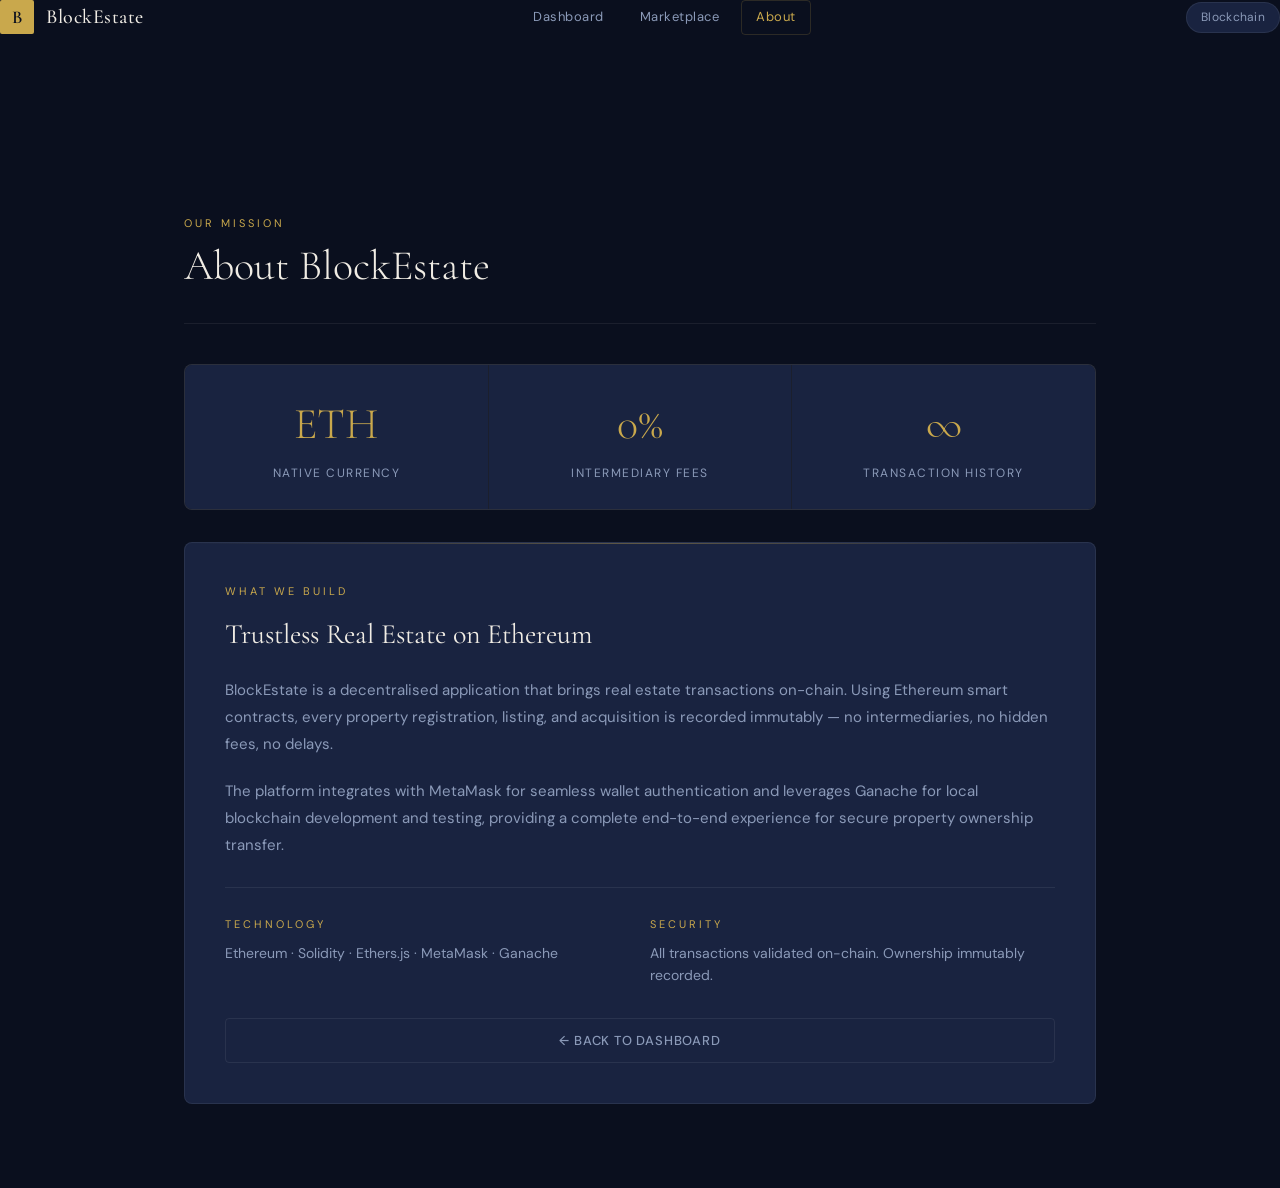
<file: about.html>
<!DOCTYPE html>
<html lang="en">
<head>
  <meta charset="UTF-8" />
  <meta name="viewport" content="width=device-width, initial-scale=1.0" />
  <title>About — BlockEstate</title>
  <link rel="stylesheet" href="style.css" />
</head>
<body>

  <nav class="topnav">
    <a href="index.html" class="topnav-brand">
      <div class="brand-icon">B</div>
      <span class="brand-name">BlockEstate</span>
    </a>
    <div class="topnav-links">
      <a href="dashboard.html">Dashboard</a>
      <a href="marketplace.html">Marketplace</a>
      <a href="about.html" class="active">About</a>
    </div>
    <div class="topnav-wallet">
      <span class="wallet-badge">Blockchain</span>
    </div>
  </nav>

  <div class="page">
    <div class="container">
      <div class="page-header animate-in">
        <p class="section-label">Our Mission</p>
        <h1 class="section-title" style="margin-bottom:0;">About BlockEstate</h1>
      </div>

      <!-- Stats -->
      <div class="stat-grid animate-in">
        <div class="about-stat">
          <span class="stat-num">ETH</span>
          <span class="stat-label">Native Currency</span>
        </div>
        <div class="about-stat">
          <span class="stat-num">0%</span>
          <span class="stat-label">Intermediary Fees</span>
        </div>
        <div class="about-stat">
          <span class="stat-num">∞</span>
          <span class="stat-label">Transaction History</span>
        </div>
      </div>

      <!-- Content -->
      <div class="card animate-in">
        <p class="section-label">What We Build</p>
        <h2 class="card-title">Trustless Real Estate on Ethereum</h2>
        <p style="color:var(--text-muted); font-size:15px; line-height:1.8; margin-bottom:20px;">
          BlockEstate is a decentralised application that brings real estate transactions on-chain. 
          Using Ethereum smart contracts, every property registration, listing, and acquisition is 
          recorded immutably — no intermediaries, no hidden fees, no delays.
        </p>
        <p style="color:var(--text-muted); font-size:15px; line-height:1.8;">
          The platform integrates with MetaMask for seamless wallet authentication and leverages 
          Ganache for local blockchain development and testing, providing a complete end-to-end 
          experience for secure property ownership transfer.
        </p>

        <hr class="divider">

        <div style="display:grid; grid-template-columns:1fr 1fr; gap:20px;">
          <div>
            <p class="section-label" style="margin-bottom:8px;">Technology</p>
            <p style="font-size:14px; color:var(--text-muted);">Ethereum · Solidity · Ethers.js · MetaMask · Ganache</p>
          </div>
          <div>
            <p class="section-label" style="margin-bottom:8px;">Security</p>
            <p style="font-size:14px; color:var(--text-muted);">All transactions validated on-chain. Ownership immutably recorded.</p>
          </div>
        </div>

        <button onclick="goToPage('dashboard.html')" class="btn-ghost" style="margin-top:32px;">← Back to Dashboard</button>
      </div>

    </div>
  </div>

  <script src="app.js"></script>
</body>
</html>
</file>
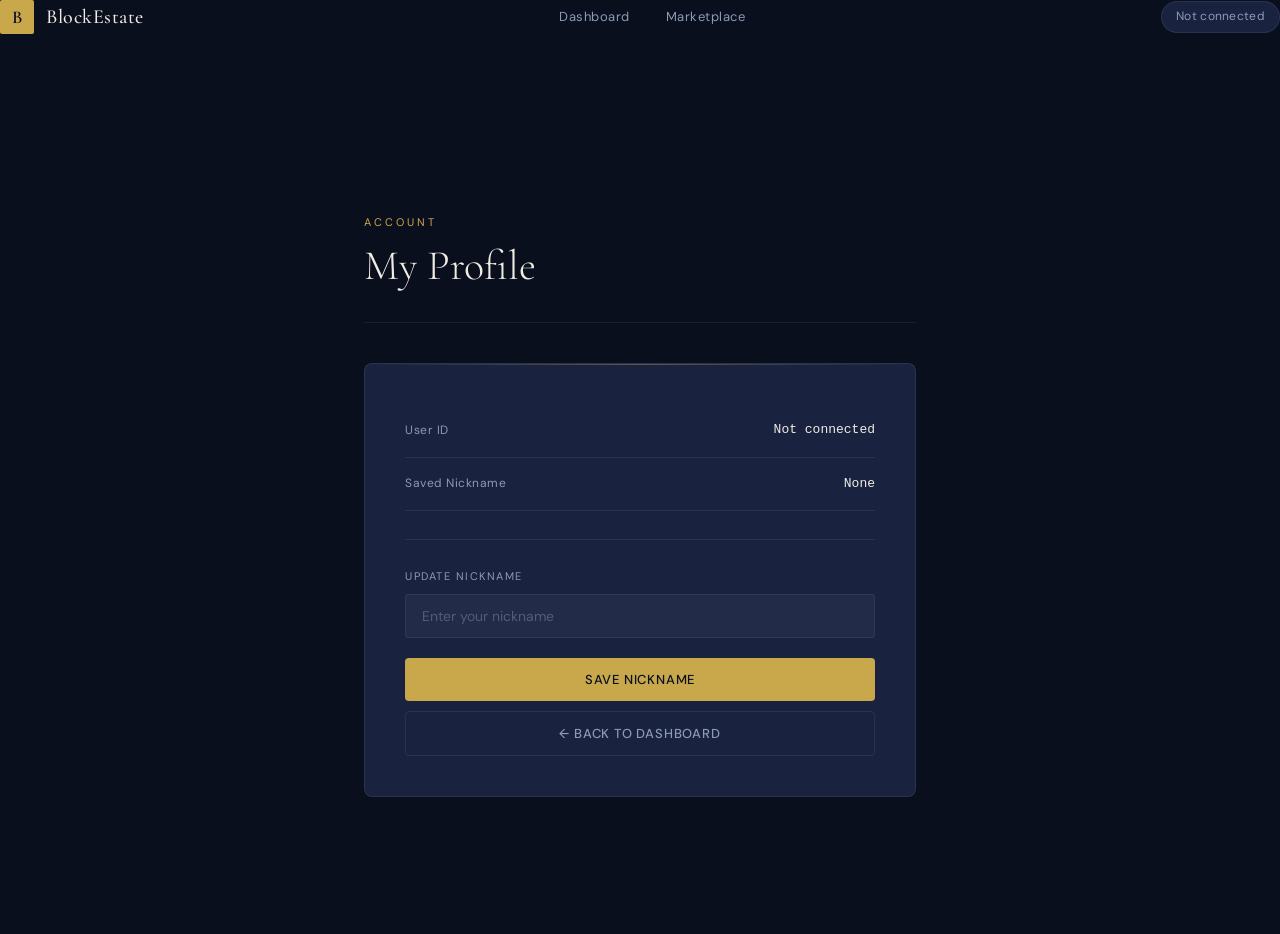
<file: profile.html>
<!DOCTYPE html>
<html lang="en">
<head>
  <meta charset="UTF-8" />
  <meta name="viewport" content="width=device-width, initial-scale=1.0" />
  <title>My Profile — BlockEstate</title>
  <link rel="stylesheet" href="style.css" />
</head>
<body>

  <nav class="topnav">
    <a href="index.html" class="topnav-brand">
      <div class="brand-icon">B</div>
      <span class="brand-name">BlockEstate</span>
    </a>
    <div class="topnav-links">
      <a href="dashboard.html">Dashboard</a>
      <a href="marketplace.html">Marketplace</a>
    </div>
    <div class="topnav-wallet">
      <span class="wallet-badge" id="walletAddressNav">Not connected</span>
    </div>
  </nav>

  <div class="page">
    <div class="container-sm">
      <div class="page-header animate-in">
        <p class="section-label">Account</p>
        <h1 class="section-title" style="margin-bottom:0;">My Profile</h1>
      </div>

      <div class="card animate-in">
        <div class="profile-row">
          <span class="row-label">User ID</span>
          <span class="row-value" id="userId">Not connected</span>
        </div>
        <div class="profile-row">
          <span class="row-label">Saved Nickname</span>
          <span class="row-value" id="savedNickname">None</span>
        </div>

        <hr class="divider">

        <div class="field">
          <label for="nickname">Update Nickname</label>
          <input type="text" id="nickname" placeholder="Enter your nickname" />
        </div>
        <button id="saveNicknameBtn" class="btn-primary" style="margin-top:20px;">Save Nickname</button>
        <button onclick="goToPage('dashboard.html')" class="btn-ghost">← Back to Dashboard</button>
      </div>
    </div>
  </div>

  <script src="app.js"></script>
</body>
</html>
</file>
<file: style.css>
@import url('https://fonts.googleapis.com/css2?family=Cormorant+Garamond:wght@300;400;500;600&family=DM+Sans:wght@300;400;500&display=swap');

*, *::before, *::after { box-sizing: border-box; margin: 0; padding: 0; }

:root {
  --navy:       #0a0f1e;
  --navy-mid:   #0d1526;
  --navy-light: #131f35;
  --surface:    #192340;
  --surface-2:  #1e2a4a;
  --gold:       #c9a84c;
  --gold-light: #e8c97a;
  --gold-dim:   rgba(201,168,76,0.15);
  --text-primary: #f0ece4;
  --text-muted:   #8b9ab8;
  --text-dim:     #4f5e7a;
  --border:       rgba(201,168,76,0.18);
  --border-soft:  rgba(255,255,255,0.07);
  --red:    #e05252;
  --blue:   #5b8dee;
  --green:  #3ecf8e;
  --radius: 4px;
  --radius-lg: 8px;
  --shadow: 0 8px 40px rgba(0,0,0,0.5);
  --transition: 0.22s ease;
}

body {
  font-family: 'DM Sans', sans-serif;
  background: var(--navy);
  color: var(--text-primary);
  min-height: 100vh;
  line-height: 1.6;
}

/* ─── TOP NAV ─── */
.topnav {
  display: flex;
  align-items: center;
  justify-content: space-between;
}

.topnav-brand {
  display: flex;
  align-items: center;
  gap: 12px;
  text-decoration: none;
}

.topnav-brand .brand-icon {
  width: 34px; height: 34px;
  background: var(--gold);
  border-radius: 2px;
  display: flex; align-items: center; justify-content: center;
  font-family: 'Cormorant Garamond', serif;
  font-size: 18px; font-weight: 600;
  color: var(--navy);
  letter-spacing: -0.5px;
}

.topnav-brand .brand-name {
  font-family: 'Cormorant Garamond', serif;
  font-size: 20px;
  font-weight: 500;
  color: var(--text-primary);
  letter-spacing: 0.5px;
}

.topnav-links {
  display: flex;
  align-items: center;
  gap: 8px;
}

.topnav-links a {
  color: var(--text-muted);
  text-decoration: none;
  font-size: 13px;
  font-weight: 400;
  letter-spacing: 0.5px;
  padding: 6px 14px;
  border-radius: var(--radius);
  transition: color var(--transition);
}

.topnav-links a:hover { color: var(--text-primary); }

.topnav-links a.active {
  color: var(--gold);
  border: 1px solid var(--border);
}

.topnav-wallet {
  display: flex;
  align-items: center;
  gap: 10px;
}

.topnav-left {
  display: flex;
  align-items: center;
  gap: 12px;
}

.wallet-badge {
  font-size: 12px;
  color: var(--text-muted);
  background: var(--surface);
  border: 1px solid var(--border-soft);
  border-radius: 20px;
  padding: 5px 14px;
  font-family: 'DM Sans', monospace;
  letter-spacing: 0.3px;
}

/* ─── SIDE MENU (kept for dashboard) ─── */
.hamburger-btn {
  display: flex;
  align-items: center;
  justify-content: center;

  background: transparent;
  border: 1px solid var(--border-soft);
  color: var(--text-primary);

  width: 36px;
  height: 36px;
  border-radius: var(--radius);
  font-size: 18px;
  cursor: pointer;

  padding: 0;
}

.hamburger-btn:hover { border-color: var(--gold); }

.side-menu {
  position: fixed;
  top: 0; left: -280px;
  width: 260px; height: 100%;
  background: var(--navy-mid);
  border-right: 1px solid var(--border);
  padding: 100px 28px 28px;
  transition: left 0.3s ease;
  z-index: 1050;
}

.side-menu.open { left: 0; }

.side-menu a {
  display: block;
  color: var(--text-muted);
  text-decoration: none;
  font-size: 14px;
  letter-spacing: 0.5px;
  padding: 12px 0;
  border-bottom: 1px solid var(--border-soft);
  transition: color var(--transition);
}

.side-menu a:hover { color: var(--gold); }

.close-btn {
  position: absolute; top: 20px; right: 20px;
  background: transparent; border: none;
  color: var(--text-muted); font-size: 22px;
  cursor: pointer; width: auto; padding: 4px 8px;
  transition: color var(--transition);
}

.close-btn:hover { color: var(--text-primary); }

.overlay {
  position: fixed; inset: 0;
  background: rgba(0,0,0,0.6);
  display: none; z-index: 1000;
}

.overlay.show { display: block; }

/* ─── PAGE WRAPPER ─── */
.page {
  padding-top: 68px;
  min-height: 100vh;
}

/* ─── HERO (index) ─── */
.hero {
  display: flex;
  flex-direction: column;
  align-items: center;
  justify-content: center;
  text-align: center;
  min-height: calc(100vh - 68px);
  padding: 60px 24px;
  position: relative;
  overflow: hidden;
}

.hero::before {
  content: '';
  position: absolute;
  top: -200px; left: 50%;
  transform: translateX(-50%);
  width: 700px; height: 700px;
  background: radial-gradient(ellipse at center, rgba(201,168,76,0.06) 0%, transparent 70%);
  pointer-events: none;
}

.hero-eyebrow {
  font-size: 11px;
  letter-spacing: 3px;
  text-transform: uppercase;
  color: var(--gold);
  margin-bottom: 24px;
}

.hero-title {
  font-family: 'Cormorant Garamond', serif;
  font-size: clamp(42px, 6vw, 72px);
  font-weight: 300;
  line-height: 1.1;
  color: var(--text-primary);
  margin-bottom: 24px;
  max-width: 700px;
}

.hero-title em {
  font-style: italic;
  color: var(--gold-light);
}

.hero-subtitle {
  font-size: 15px;
  color: var(--text-muted);
  max-width: 460px;
  margin-bottom: 48px;
  line-height: 1.7;
}

.hero-actions {
  display: flex;
  gap: 16px;
  align-items: center;
  flex-wrap: wrap;
  justify-content: center;
}

/* ─── CONTAINER ─── */
.container {
  max-width: 960px;
  margin: 0 auto;
  padding: 60px 24px;
}

.container-sm {
  max-width: 600px;
  margin: 0 auto;
  padding: 60px 24px;
}

/* ─── SECTION HEADER ─── */
.section-label {
  font-size: 11px;
  letter-spacing: 3px;
  text-transform: uppercase;
  color: var(--gold);
  margin-bottom: 12px;
}

.section-title {
  font-family: 'Cormorant Garamond', serif;
  font-size: clamp(28px, 4vw, 42px);
  font-weight: 300;
  color: var(--text-primary);
  margin-bottom: 40px;
  line-height: 1.15;
}

/* ─── CARD ─── */
.card {
  background: var(--surface);
  border: 1px solid var(--border-soft);
  border-radius: var(--radius-lg);
  padding: 40px;
  margin-bottom: 24px;
  position: relative;
  overflow: hidden;
}

.card::before {
  content: '';
  position: absolute;
  top: 0; left: 0; right: 0;
  height: 1px;
  background: linear-gradient(90deg, transparent, var(--gold), transparent);
  opacity: 0.4;
}

.card-title {
  font-family: 'Cormorant Garamond', serif;
  font-size: 28px;
  font-weight: 400;
  margin-bottom: 20px;
  color: var(--text-primary);
}

/* ─── BUTTONS ─── */
button, .btn {
  display: inline-flex;
  align-items: center;
  justify-content: center;
  gap: 8px;
  font-family: 'DM Sans', sans-serif;
  font-size: 13px;
  font-weight: 500;
  letter-spacing: 0.8px;
  text-transform: uppercase;
  cursor: pointer;
  border: none;
  border-radius: var(--radius);
  transition: all var(--transition);
  padding: 13px 28px;
  text-decoration: none;
}

.btn-primary {
  background: var(--gold);
  color: var(--navy);
  width: 100%;
  margin-top: 12px;
}

.btn-primary:hover {
  background: var(--gold-light);
  transform: translateY(-1px);
}

.btn-ghost {
  background: transparent;
  color: var(--text-muted);
  border: 1px solid var(--border-soft);
  width: 100%;
  margin-top: 10px;
}

.btn-ghost:hover {
  border-color: var(--border);
  color: var(--text-primary);
}

.btn-danger {
  background: rgba(224,82,82,0.12);
  color: var(--red);
  border: 1px solid rgba(224,82,82,0.25);
  width: 100%;
  margin-top: 8px;
}

.btn-danger:hover { background: rgba(224,82,82,0.22); }

.btn-blue {
  background: rgba(91,141,238,0.12);
  color: var(--blue);
  border: 1px solid rgba(91,141,238,0.25);
  width: 100%;
  margin-top: 8px;
}

.btn-blue:hover { background: rgba(91,141,238,0.22); }

button:active { transform: scale(0.98); }

/* ─── INPUTS ─── */
.field {
  margin-top: 20px;
}

.field label {
  display: block;
  font-size: 11px;
  letter-spacing: 1.5px;
  text-transform: uppercase;
  color: var(--text-muted);
  margin-bottom: 8px;
}

input[type="text"],
input[type="number"],
input[type="email"],
input[type="password"],
textarea {
  width: 100%;
  background: rgba(255,255,255,0.04);
  border: 1px solid var(--border-soft);
  border-radius: var(--radius);
  color: var(--text-primary);
  font-family: 'DM Sans', sans-serif;
  font-size: 14px;
  padding: 12px 16px;
  outline: none;
  transition: border-color var(--transition);
  margin-top: 0;
}

input::placeholder { color: var(--text-dim); }

input:focus, textarea:focus {
  border-color: var(--gold);
  background: rgba(201,168,76,0.04);
}

/* ─── STATUS ─── */
.status-message {
  margin-top: 16px;
  padding: 12px 16px;
  border-radius: var(--radius);
  font-size: 13px;
  text-align: center;
  min-height: 0;
}

.status-success {
  background: rgba(62,207,142,0.1);
  border: 1px solid rgba(62,207,142,0.25);
  color: #6de0b0;
}

.status-error {
  background: rgba(224,82,82,0.1);
  border: 1px solid rgba(224,82,82,0.25);
  color: #f09090;
}

.status-info {
  background: rgba(91,141,238,0.1);
  border: 1px solid rgba(91,141,238,0.25);
  color: #8bb0f5;
}

/* ─── WALLET STRIP ─── */
#walletAddress {
  font-size: 12px;
  color: var(--text-muted);
  text-align: center;
  margin-top: 0;
  margin-bottom: 20px;
  font-family: monospace;
  letter-spacing: 0.3px;
}

/* ─── DASHBOARD ─── */
.dashboard-container {
  max-width: 1060px;
  margin: 0 auto;
  padding: 40px 24px 60px;
  display: grid;
  gap: 24px;
  grid-template-columns: 1fr 1fr;
  grid-template-rows: auto;
}

.box {
  background: var(--surface);
  border: 1px solid var(--border-soft);
  border-radius: var(--radius-lg);
  padding: 36px;
  position: relative;
  overflow: hidden;
}

.box::before {
  content: '';
  position: absolute; top: 0; left: 0; right: 0;
  height: 1px;
  background: linear-gradient(90deg, transparent, var(--gold), transparent);
  opacity: 0.35;
}

.greeting-box {
  grid-column: 1 / -1;
  background: var(--surface);
  border-color: var(--border);
}

.greeting-box h1 {
  font-family: 'Cormorant Garamond', serif;
  font-size: 36px;
  font-weight: 300;
  margin-bottom: 10px;
}

.description {
  color: var(--text-muted);
  font-size: 14px;
  max-width: 560px;
  margin-bottom: 16px;
}

.actions-box { grid-column: 1 / 2; }
.properties-box { grid-column: 2 / 3; }

.box h2 {
  font-family: 'Cormorant Garamond', serif;
  font-size: 22px;
  font-weight: 400;
  margin-bottom: 20px;
  color: var(--text-primary);
}

.box h1 {
  font-family: 'Cormorant Garamond', serif;
  font-size: 22px;
  font-weight: 400;
  margin-bottom: 20px;
  color: var(--text-primary);
}

/* ─── ACTION BUTTONS (dashboard) ─── */
.action-grid {
  display: grid;
  grid-template-columns: 1fr 1fr;
  gap: 10px;
  margin-top: 4px;
}

.action-btn {
  display: flex;
  flex-direction: column;
  align-items: flex-start;
  gap: 4px;
  background: rgba(255,255,255,0.03);
  border: 1px solid var(--border-soft);
  border-radius: var(--radius);
  padding: 16px 18px;
  cursor: pointer;
  transition: all var(--transition);
  text-align: left;
  width: 100%;
  color: var(--text-primary);
  font-family: 'DM Sans', sans-serif;
  font-size: 13px;
  font-weight: 500;
  letter-spacing: 0.3px;
  margin-top: 0;
}

.action-btn .action-icon {
  font-size: 18px;
  margin-bottom: 4px;
}

.action-btn:hover {
  border-color: var(--gold);
  background: var(--gold-dim);
  transform: translateY(-2px);
}

.back-actions {
  display: flex;
  gap: 10px;
  margin-bottom: 16px;
}

.back-actions button {
  flex: 1;
  padding: 10px;
  font-size: 12px;
}

/* ─── PROPERTY CARDS ─── */
.property-list { margin-top: 16px; }

.property-card {
  background: rgba(255,255,255,0.03);
  border: 1px solid var(--border-soft);
  border-radius: var(--radius);
  padding: 18px 20px;
  margin-top: 12px;
  transition: border-color var(--transition);
}

.property-card:hover { border-color: var(--border); }

.property-card p {
  font-size: 13px;
  color: var(--text-muted);
  margin-bottom: 4px;
}

.property-card p strong {
  color: var(--text-primary);
}

.history-box {
  background: rgba(255,255,255,0.03);
  border-radius: var(--radius);
  padding: 12px 16px;
  margin-top: 10px;
  font-size: 12px;
  color: var(--text-muted);
}

/* ─── PROFILE ─── */
.profile-row {
  display: flex;
  align-items: center;
  justify-content: space-between;
  padding: 16px 0;
  border-bottom: 1px solid var(--border-soft);
  font-size: 14px;
}

.profile-row:last-child { border-bottom: none; }
.profile-row .row-label { color: var(--text-muted); font-size: 12px; letter-spacing: 0.5px; }
.profile-row .row-value { color: var(--text-primary); font-family: monospace; font-size: 13px; }

/* ─── ABOUT ─── */
.about-stat {
  text-align: center;
  padding: 24px;
}

.about-stat .stat-num {
  font-family: 'Cormorant Garamond', serif;
  font-size: 44px;
  font-weight: 300;
  color: var(--gold);
  display: block;
}

.about-stat .stat-label {
  font-size: 12px;
  letter-spacing: 1.5px;
  text-transform: uppercase;
  color: var(--text-muted);
}

.stat-grid {
  display: grid;
  grid-template-columns: repeat(3, 1fr);
  gap: 1px;
  background: var(--border-soft);
  border: 1px solid var(--border-soft);
  border-radius: var(--radius-lg);
  overflow: hidden;
  margin-bottom: 32px;
}

.stat-grid .about-stat {
  background: var(--surface);
}

/* ─── MARKETPLACE ─── */
.market-grid {
  display: grid;
  grid-template-columns: 1fr;
  gap: 16px;
  margin-top: 20px;
}

/* ─── LOGO ─── */
.logo {
  width: 160px;
  display: block;
  margin: 0 auto 20px;
}

.small-logo { width: 110px; }

/* ─── DIVIDER ─── */
.divider {
  border: none;
  border-top: 1px solid var(--border-soft);
  margin: 28px 0;
}

/* ─── PAGE TITLE BLOCK ─── */
.page-header {
  padding: 52px 0 32px;
  border-bottom: 1px solid var(--border-soft);
  margin-bottom: 40px;
}

.page-header .section-label { margin-bottom: 10px; }

/* ─── FOOTER STRIP ─── */
.footer-strip {
  border-top: 1px solid var(--border-soft);
  padding: 24px;
  text-align: center;
  font-size: 12px;
  color: var(--text-dim);
  letter-spacing: 0.5px;
}

/* ─── RESPONSIVE ─── */
@media (max-width: 768px) {
  .topnav-links { display: none; }
  .hamburger-btn { display: flex; }

  .dashboard-container {
    grid-template-columns: 1fr;
  }

  .actions-box, .properties-box {
    grid-column: 1 / -1;
  }

  .action-grid { grid-template-columns: 1fr; }

  .stat-grid { grid-template-columns: 1fr; }

  .card { padding: 28px 22px; }

  .topnav { padding: 0 20px; }
}

/* ─── ANIMATIONS ─── */
@keyframes fadeUp {
  from { opacity: 0; transform: translateY(20px); }
  to   { opacity: 1; transform: translateY(0); }
}

.animate-in {
  animation: fadeUp 0.5s ease both;
}

.animate-in:nth-child(1) { animation-delay: 0.05s; }
.animate-in:nth-child(2) { animation-delay: 0.12s; }
.animate-in:nth-child(3) { animation-delay: 0.19s; }
.animate-in:nth-child(4) { animation-delay: 0.26s; }
.animate-in:nth-child(5) { animation-delay: 0.33s; }
</file>
